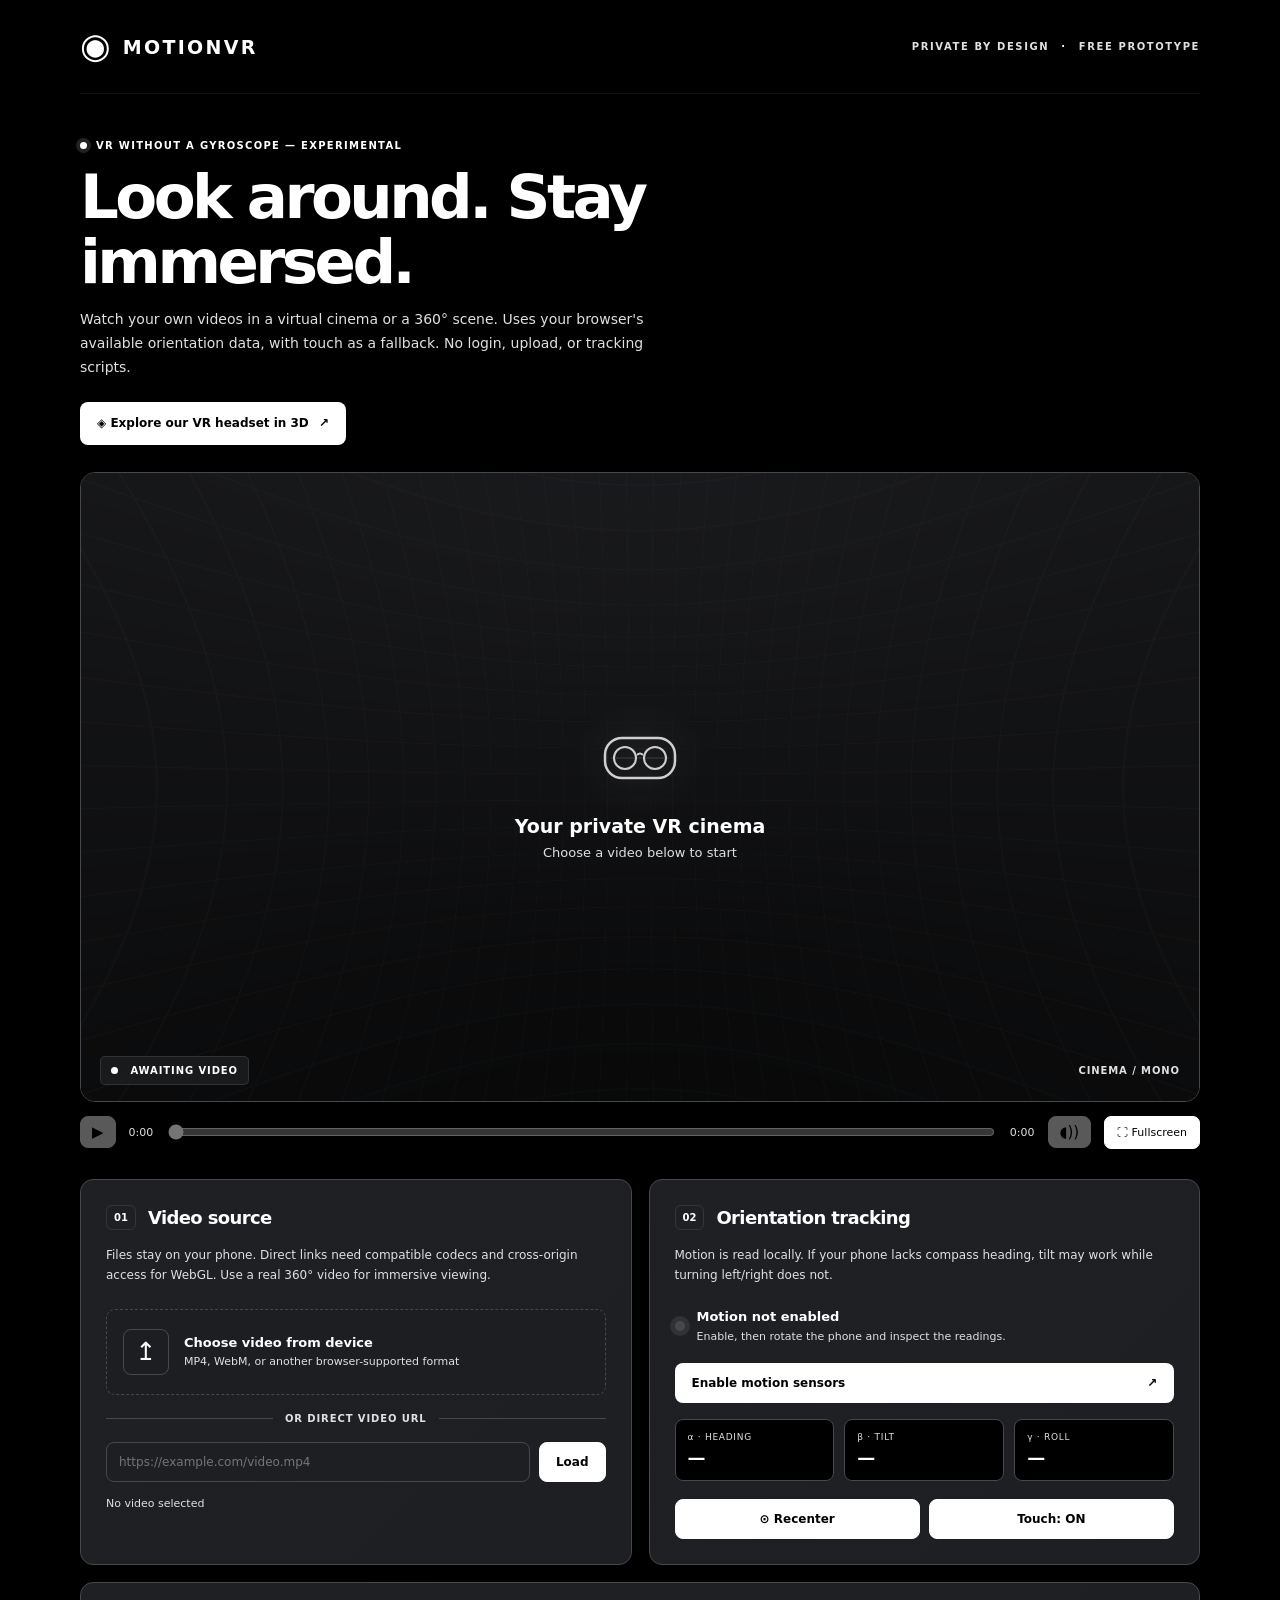
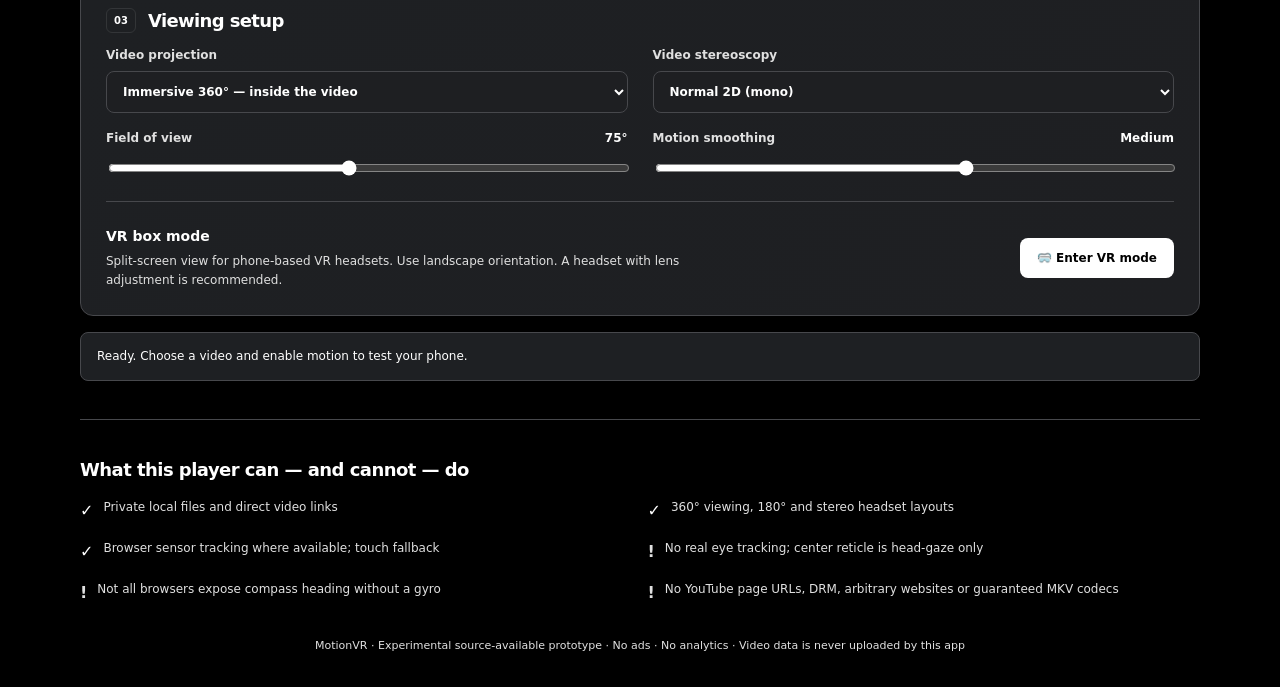
<file: index.html>
<!doctype html>
<html lang="en">
<head>
  <meta charset="utf-8">
  <meta name="viewport" content="width=device-width, initial-scale=1, viewport-fit=cover">
  <meta name="theme-color" content="#000000">
  <meta name="color-scheme" content="dark">
  <meta property="og:type" content="website">
  <meta property="og:title" content="MotionVR — Private VR Video Player">
  <meta property="og:description" content="A free, privacy-first experimental VR video player for mobile browsers. Play local videos, test device orientation, and explore 180°/360° modes.">
  <meta name="referrer" content="strict-origin-when-cross-origin">
  <link rel="icon" type="image/svg+xml" href="./favicon.svg">
  <meta name="description" content="Private, free browser VR video player with motion-based head orientation, local files, and direct video links.">
  <title>MotionVR — Private VR Video Player</title>
  <link rel="stylesheet" href="./style.css">
</head>
<body>
  <div class="app">
    <header class="header">
      <div class="logo"><span class="logo-emblem" aria-hidden="true">◉</span><span>MOTION<span class="logo-accent">VR</span></span></div>
      <span class="head-tag">PRIVATE BY DESIGN <span class="dot">·</span> FREE PROTOTYPE</span>
    </header>

    <main>
      <section class="intro">
        <div class="eyebrow"><span class="pulse"></span> VR WITHOUT A GYROSCOPE — EXPERIMENTAL</div>
        <h1>Look around. <span>Stay immersed.</span></h1>
        <p>Watch your own videos in a virtual cinema or a 360° scene. Uses your browser's available orientation data, with touch as a fallback. No login, upload, or tracking scripts.</p>
        <a class="button primary hardware-preview-link" href="./hardware/index.html" target="_blank" rel="noopener noreferrer" aria-label="Open interactive 3D headset preview in a new tab">◈ Explore our VR headset in 3D <span aria-hidden="true">↗</span></a>
      </section>

      <section class="theater" id="theater" aria-label="VR player">
        <canvas id="scene" aria-label="Interactive VR video scene"></canvas>
        <div class="player-grid" aria-hidden="true"></div>
        <div class="empty" id="empty">
          <div class="empty-symbol" aria-hidden="true"><svg viewBox="0 0 90 90" width="90" height="90" fill="none"><rect x="10" y="25" width="70" height="40" rx="17" stroke="currentColor" stroke-width="2.5"/><path d="M16 45H74" stroke="currentColor" opacity=".2"/><circle cx="30" cy="45" r="11" stroke="currentColor" stroke-width="2"/><circle cx="60" cy="45" r="11" stroke="currentColor" stroke-width="2"/><path d="M42 42Q45 39 48 42" stroke="currentColor" stroke-width="2"/></svg></div>
          <strong>Your private VR cinema</strong>
          <span>Choose a video below to start</span>
        </div>
        <div class="reticle" id="reticle" aria-hidden="true"></div>
        <div class="vr-hud" id="vrHud">
          <button class="hud-button" id="hudPlay" title="Play or pause" aria-label="Play or pause">⏯</button>
          <button class="hud-button" id="hudCenter" title="Recenter view" aria-label="Recenter view">⊙</button>
          <button class="hud-button" id="hudExit" title="Exit headset mode" aria-label="Exit headset mode">×</button>
        </div>
        <div class="overlay-bottom">
          <span class="live-label" id="liveLabel"><i></i> AWAITING VIDEO</span>
          <span class="mode-label" id="modeLabel">CINEMA / MONO</span>
        </div>
      </section>

      <div class="playerbar">
        <button id="playPause" class="icon-button" aria-label="Play or pause" disabled>▶</button>
        <span class="time" id="timeNow">0:00</span>
        <input id="seek" class="seek" type="range" min="0" max="1000" value="0" aria-label="Seek" disabled>
        <span class="time" id="timeTotal">0:00</span>
        <button id="mute" class="icon-button" aria-label="Mute or unmute" disabled>◖))</button>
        <button id="fullscreen" class="subtle-button" title="Fullscreen">⛶ Fullscreen</button>
      </div>

      <div class="columns">
        <section class="panel">
          <div class="panel-head"><span class="number">01</span><h2>Video source</h2></div>
          <p class="help">Files stay on your phone. Direct links need compatible codecs and cross-origin access for WebGL. Use a real 360° video for immersive viewing.</p>
          <label class="file-zone" for="localFile">
            <span class="file-symbol" aria-hidden="true">↥</span>
            <span><strong>Choose video from device</strong><small>MP4, WebM, or another browser-supported format</small></span>
            <input id="localFile" type="file" accept="video/*,.mp4,.webm,.m4v,.mov">
          </label>
          <div class="or"><span>OR DIRECT VIDEO URL</span></div>
          <div class="url-row"><input id="videoUrl" type="url" placeholder="https://example.com/video.mp4" spellcheck="false" autocomplete="off" aria-label="Direct video URL"><button id="loadUrl" class="button light">Load</button></div>
          <div class="file-name" id="fileName">No video selected</div>
        </section>

        <section class="panel">
          <div class="panel-head"><span class="number">02</span><h2>Orientation tracking</h2></div>
          <p class="help">Motion is read locally. If your phone lacks compass heading, tilt may work while turning left/right does not.</p>
          <div class="sensor-state"><span class="sensor-light" id="sensorLight"></span><div><strong id="sensorStatus">Motion not enabled</strong><small id="sensorDetail">Enable, then rotate the phone and inspect the readings.</small></div></div>
          <button id="enableMotion" class="button primary full">Enable motion sensors <span>↗</span></button>
          <div class="readings"><div><span>α · HEADING</span><strong id="alpha">—</strong></div><div><span>β · TILT</span><strong id="beta">—</strong></div><div><span>γ · ROLL</span><strong id="gamma">—</strong></div></div>
          <div class="button-pair"><button id="recenter" class="button secondary">⊙ Recenter</button><button id="touchToggle" class="button secondary" aria-pressed="true">Touch: ON</button></div>
        </section>
      </div>

      <section class="panel settings">
        <div class="panel-head"><span class="number">03</span><h2>Viewing setup</h2></div>
        <div class="settings-grid">
          <label class="field">Video projection<select id="projection"><option value="360" selected>Immersive 360° — inside the video</option><option value="cinema">Virtual cinema — floating screen</option><option value="180">Immersive 180° — front hemisphere</option></select></label>
          <label class="field">Video stereoscopy<select id="layout"><option value="mono">Normal 2D (mono)</option><option value="sbs">Side by side (SBS) 3D</option><option value="tb">Top / bottom 3D</option></select></label>
          <label class="field">Field of view <span id="fovValue">75°</span><input id="fov" type="range" min="45" max="110" value="75" step="1"></label>
          <label class="field">Motion smoothing <span id="smoothValue">Medium</span><input id="smooth" type="range" min="0" max="100" value="60" step="1"></label>
        </div>
        <div class="headset-footer"><div><strong>VR box mode</strong><small>Split-screen view for phone-based VR headsets. Use landscape orientation. A headset with lens adjustment is recommended.</small></div><button id="enterVr" class="button primary">🥽 Enter VR mode</button></div>
      </section>

      <div class="message" id="message" role="status" aria-live="polite">Ready. Choose a video and enable motion to test your phone.</div>

      <section class="info"><h3>What this player can — and cannot — do</h3><div class="info-grid"><div><b>✓</b><span>Private local files and direct video links</span></div><div><b>✓</b><span>360° viewing, 180° and stereo headset layouts</span></div><div><b>✓</b><span>Browser sensor tracking where available; touch fallback</span></div><div><b>!</b><span>No real eye tracking; center reticle is head-gaze only</span></div><div><b>!</b><span>Not all browsers expose compass heading without a gyro</span></div><div><b>!</b><span>No YouTube page URLs, DRM, arbitrary websites or guaranteed MKV codecs</span></div></div></section>
    </main>
    <footer>MotionVR · Experimental source-available prototype · No ads · No analytics · Video data is never uploaded by this app</footer>
  </div>
  <video id="sourceVideo" playsinline preload="metadata" crossorigin="anonymous"></video>
  <script src="./app.js" defer></script>
</body>
</html>
</file>
<file: style.css>
:root{color-scheme:dark;--black:#000000;--white:#ffffff;--marble:#e0e0e0;--royal-charcoal:#1e1f22;--royal-charcoal-alt:#1e2023;--royal-charcoal-mid:#47484c;--royal-charcoal-light:#4c4e51;--ink:var(--black);--panel:var(--royal-charcoal);--line:var(--royal-charcoal-mid);--muted:var(--marble);font-family:Inter,ui-sans-serif,system-ui,-apple-system,"Segoe UI",Roboto,Arial,sans-serif}
*{box-sizing:border-box}html{background:var(--ink)}body{margin:0;color:var(--white);background:var(--ink);min-height:100vh}button,input,select{font:inherit}button{cursor:pointer}button:disabled{opacity:.35;cursor:not-allowed}.app{width:min(1120px,calc(100% - 40px));margin:auto}.header{display:flex;align-items:center;justify-content:space-between;padding:29px 0;border-bottom:1px solid #ffffff13}.logo{font-size:19px;font-weight:850;letter-spacing:.12em;display:flex;align-items:center;gap:10px}.logo-emblem{color:var(--white);font-size:35px;font-weight:400;line-height:1}.logo-accent{color:var(--white)}.head-tag{font-size:10px;font-weight:750;letter-spacing:.16em;color:#e0e0e0}.dot{padding:0 7px;color:var(--white)}.intro{padding:46px 0 27px;max-width:760px}.eyebrow{display:flex;gap:9px;align-items:center;letter-spacing:.13em;color:var(--white);font-size:10px;font-weight:800}.pulse{width:7px;height:7px;background:var(--white);border-radius:50%;box-shadow:0 0 0 4px #ffffff22}h1{margin:14px 0;font-size:clamp(33px,5.2vw,61px);letter-spacing:-.058em;line-height:1.06}h1 span{color:var(--white)}.intro p{color:var(--muted);max-width:600px;font-size:14px;line-height:1.7;margin:0}.theater{width:100%;aspect-ratio:16/9;max-height:72vh;min-height:200px;border:1px solid #47484c;background:#000000;position:relative;overflow:hidden;border-radius:15px;touch-action:none}.theater canvas{display:block;width:100%;height:100%;touch-action:none}.player-grid{pointer-events:none;position:absolute;inset:0;background:repeating-linear-gradient(0deg,transparent,transparent 28px,#ffffff04 29px);opacity:.5}.empty{position:absolute;inset:0;display:flex;flex-direction:column;justify-content:center;align-items:center;gap:8px;pointer-events:none;text-align:center}.empty[hidden]{display:none}.empty-symbol{color:var(--white);opacity:.8;filter:drop-shadow(0 0 27px #ffffff66)}.empty strong{font-size:19px}.empty span{color:#e0e0e0;font-size:13px}.overlay-bottom{pointer-events:none;position:absolute;bottom:16px;left:19px;right:19px;display:flex;align-items:center;justify-content:space-between;gap:8px;font-size:10px;font-weight:750;letter-spacing:.09em}.live-label{background:#1e1f22c9;padding:8px 10px;border:1px solid #47484c8c;border-radius:5px}.live-label i{display:inline-block;width:7px;height:7px;border-radius:50%;background:var(--white);margin-right:8px}.mode-label{color:#e0e0e0}.reticle{display:none;position:absolute;top:50%;left:50%;width:14px;height:14px;border:2px solid var(--white);border-radius:50%;transform:translate(-50%,-50%);pointer-events:none;box-shadow:0 0 15px #ffffff99}.vr-hud{display:none;position:absolute;left:50%;bottom:5%;transform:translateX(-50%);gap:10px}.hud-button{background:var(--white);border:1px solid var(--white);color:var(--black);border-radius:10px;width:44px;height:40px;font-size:20px}.playerbar{display:flex;align-items:center;gap:13px;margin:14px 0 30px}.icon-button{padding:6px 11px;font-size:15px;background:var(--white);border:1px solid var(--white);border-radius:8px;color:var(--black)}.time{font-size:11px;color:var(--muted);font-variant-numeric:tabular-nums}.seek{flex:1;width:10px;accent-color:var(--white)}.subtle-button{background:var(--white);border:1px solid var(--white);color:var(--black);border-radius:7px;font-size:11px;padding:9px 12px}.columns{display:grid;grid-template-columns:1fr 1fr;gap:17px}.panel{border:1px solid var(--line);background:linear-gradient(135deg,#1e2023,#1e1f22);border-radius:13px;padding:25px}.panel-head{display:flex;align-items:center;gap:12px;margin-bottom:15px}.number{border:1px solid #4c4e5177;color:var(--white);border-radius:6px;padding:6px 7px;font-size:10px;font-weight:800}h2{font-size:18px;letter-spacing:-.035em;margin:0}.help{color:var(--muted);font-size:12px;line-height:1.7;margin:0 0 21px;min-height:43px}.file-zone{position:relative;display:flex;align-items:center;gap:15px;padding:19px 16px;border:1px dashed #47484c;background:#1e1f22a9;border-radius:9px;cursor:pointer}.file-zone:focus-within{outline:2px solid var(--white)}.file-zone:hover{border-color:var(--white)}.file-symbol{font-size:25px;border:1px solid #47484c;border-radius:8px;width:46px;height:46px;display:grid;place-items:center;color:var(--white)}.file-zone strong{display:block;font-size:13px}.file-zone small{display:block;color:var(--muted);font-size:11px;margin-top:5px}.file-zone input{position:absolute;inset:0;opacity:0;width:100%;cursor:pointer}.or{display:flex;gap:12px;align-items:center;margin:18px 0;color:#e0e0e0;font-size:10px;letter-spacing:.09em;font-weight:800}.or:before,.or:after{content:'';height:1px;flex:1;background:var(--line)}.url-row{display:flex;gap:9px}.url-row input,.field select{min-width:0;background:#1e1f22;border:1px solid #47484c;border-radius:8px;color:white;padding:12px;font-size:12px}.url-row input{flex:1}.button{display:inline-flex;justify-content:center;align-items:center;gap:10px;border-radius:8px;border:1px solid transparent;padding:12px 16px;font-weight:750;font-size:12px;white-space:nowrap}.button.primary{background:var(--white);color:var(--black)}.button.primary:hover{background:var(--marble)}.button.light,.button.secondary{background:var(--white);border-color:var(--white);color:var(--black)}.button.light:hover,.button.secondary:hover{background:var(--marble);border-color:var(--marble)}.button.full{width:100%;justify-content:space-between}.button-pair{display:grid;grid-template-columns:1fr 1fr;gap:9px;margin-top:18px}.file-name{color:#e0e0e0;font-size:11px;margin-top:15px;word-break:break-all}.sensor-state{display:flex;gap:12px;align-items:center;margin:19px 0}.sensor-light{background:#47484c;width:10px;height:10px;border-radius:50%;box-shadow:0 0 0 5px #ffffff14;flex-shrink:0}.sensor-light.active{background:var(--white);box-shadow:0 0 0 5px #ffffff1d}.sensor-light.warn{background:#e0e0e0;box-shadow:0 0 0 5px #e0e0e022}.sensor-state strong{display:block;font-size:13px}.sensor-state small{display:block;color:var(--muted);font-size:11px;margin-top:5px;line-height:1.4}.readings{display:grid;grid-template-columns:repeat(3,minmax(0,1fr));gap:10px;margin-top:16px}.readings div{background:#000000;padding:12px;border:1px solid #47484c;border-radius:8px}.readings span{display:block;color:#e0e0e0;font-size:9px;letter-spacing:.08em}.readings strong{display:block;color:var(--white);font-size:18px;margin-top:5px;font-variant-numeric:tabular-nums}.settings{margin-top:17px}.settings-grid{display:grid;grid-template-columns:1fr 1fr;gap:18px 25px}.field{display:block;color:#e0e0e0;font-size:12px;font-weight:750}.field select{margin-top:9px;width:100%}.field input{display:block;width:100%;accent-color:var(--white);margin-top:15px}.field span{float:right;color:var(--white)}.headset-footer{border-top:1px solid var(--line);padding-top:24px;margin-top:23px;display:flex;align-items:center;justify-content:space-between;gap:16px}.headset-footer strong{font-size:14px}.headset-footer small{display:block;color:var(--muted);font-size:12px;line-height:1.6;margin-top:7px;max-width:600px}.message{padding:14px 16px;border-radius:8px;background:#1e2023;border:1px solid #47484c;color:#ffffff;font-size:12px;line-height:1.6;margin:16px 0}.message.warn{background:#1e1f22;border-color:#4c4e51;color:#ffffff}.message.error{background:#1e1f22;border-color:#4c4e51;color:#ffffff}.info{border-top:1px solid var(--line);margin-top:38px;padding-top:21px}.info h3{font-size:18px;letter-spacing:-.03em}.info-grid{display:grid;grid-template-columns:repeat(2,1fr);gap:15px}.info-grid div{font-size:12px;line-height:1.6;color:var(--muted);display:flex;gap:10px}.info-grid b{color:var(--white);font-size:16px}.info-grid div:nth-child(n+4) b{color:#e0e0e0}footer{padding:32px 0;color:#e0e0e0;font-size:11px;text-align:center;line-height:1.6}#sourceVideo{position:fixed;width:1px;height:1px;opacity:0;pointer-events:none;z-index:-1}
.theater.vr-active{position:fixed;inset:0;z-index:1000;aspect-ratio:auto;width:100vw;height:100dvh;max-height:none;border:0;border-radius:0;background:black;touch-action:none}.vr-active .empty{display:none}.vr-active .player-grid{display:none}.vr-active .reticle{display:block;left:25%}.vr-active .reticle:after{content:'';position:absolute;top:50%;left:calc(50vw - 7px);width:10px;height:10px;border-radius:50%;border:2px solid var(--white);transform:translate(-50%,-50%)}.vr-active .vr-hud{display:flex}.vr-active .overlay-bottom{display:none}.vr-active .vr-hud{opacity:.22;transition:opacity .2s}.vr-active .vr-hud:hover,.vr-active .vr-hud:focus-within{opacity:1}
@media(max-width:750px){.app{width:calc(100% - 24px)}.header{padding:20px 0}.head-tag{font-size:8px;letter-spacing:.06em}.intro{padding:30px 0 22px}.columns,.settings-grid,.info-grid{grid-template-columns:1fr}.panel{padding:19px}.help{min-height:0}.settings-grid{gap:22px}.headset-footer{flex-direction:column;align-items:stretch}.headset-footer button{width:100%}.playerbar{gap:7px}.time{font-size:10px}.subtle-button{font-size:0;padding:8px 10px}.subtle-button:first-letter{font-size:16px}.empty-symbol svg{width:58px;height:58px}.empty strong{font-size:14px}.empty span{font-size:11px}.overlay-bottom{bottom:8px;left:8px;right:8px;font-size:8px}.live-label{padding:6px}.theater{min-height:190px}}

.theater.fallback #sourceVideo{position:absolute;inset:0;display:block;width:100%;height:100%;z-index:0;object-fit:contain;opacity:1;pointer-events:none;background:#000000}.theater.fallback .player-grid{display:none}.theater.fallback .empty{z-index:1}.theater.fallback .overlay-bottom{z-index:2}
/* Royal Charcoal theme: subtle monochrome controls without changing layout. */
.icon-button:hover,.subtle-button:hover,.hud-button:hover{background:var(--marble);border-color:var(--marble)}
button:focus-visible,.url-row input:focus-visible,.field select:focus-visible{outline:2px solid var(--white);outline-offset:2px}

/* Optional hardware preview CTA: no effect on headset playback. */
.intro .hardware-preview-link{margin-top:22px;text-decoration:none;max-width:100%;white-space:normal;text-align:center;line-height:1.4}
.intro .hardware-preview-link:focus-visible{outline:2px solid var(--marble);outline-offset:3px}
</file>
